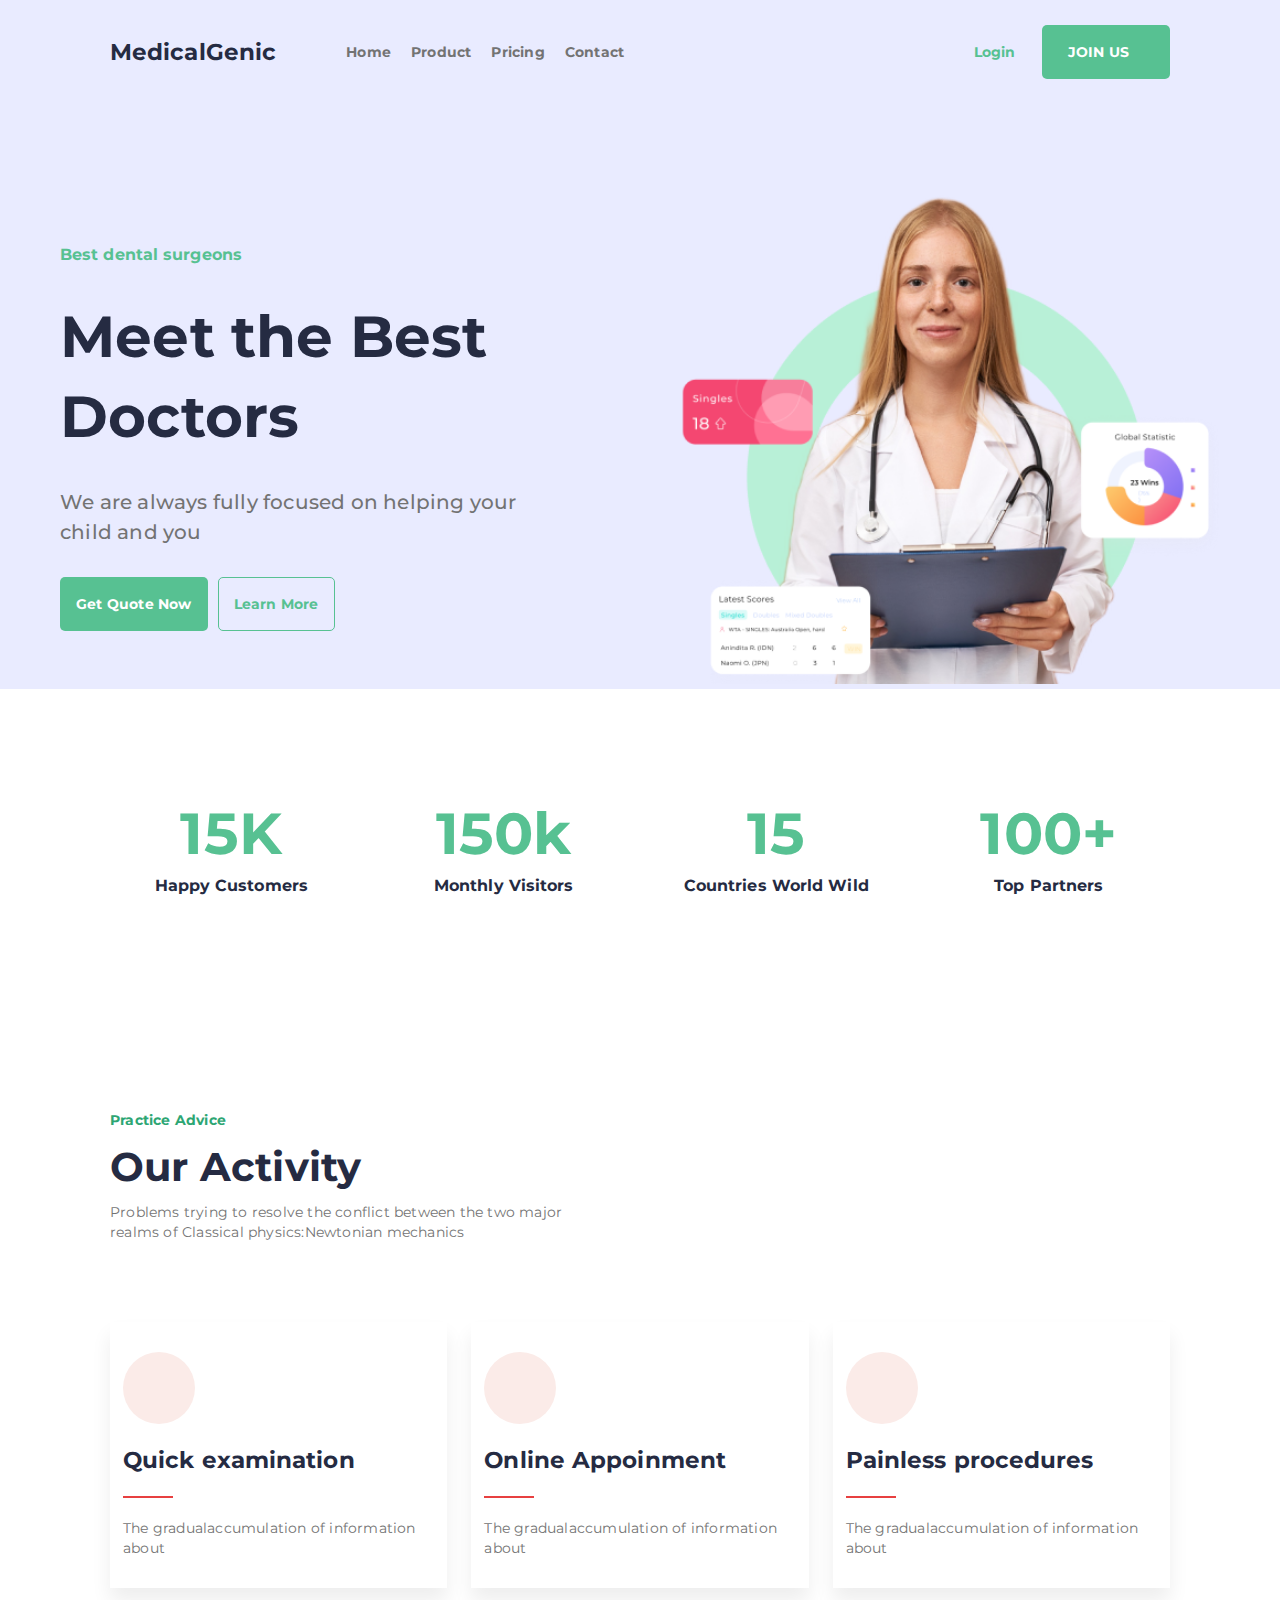
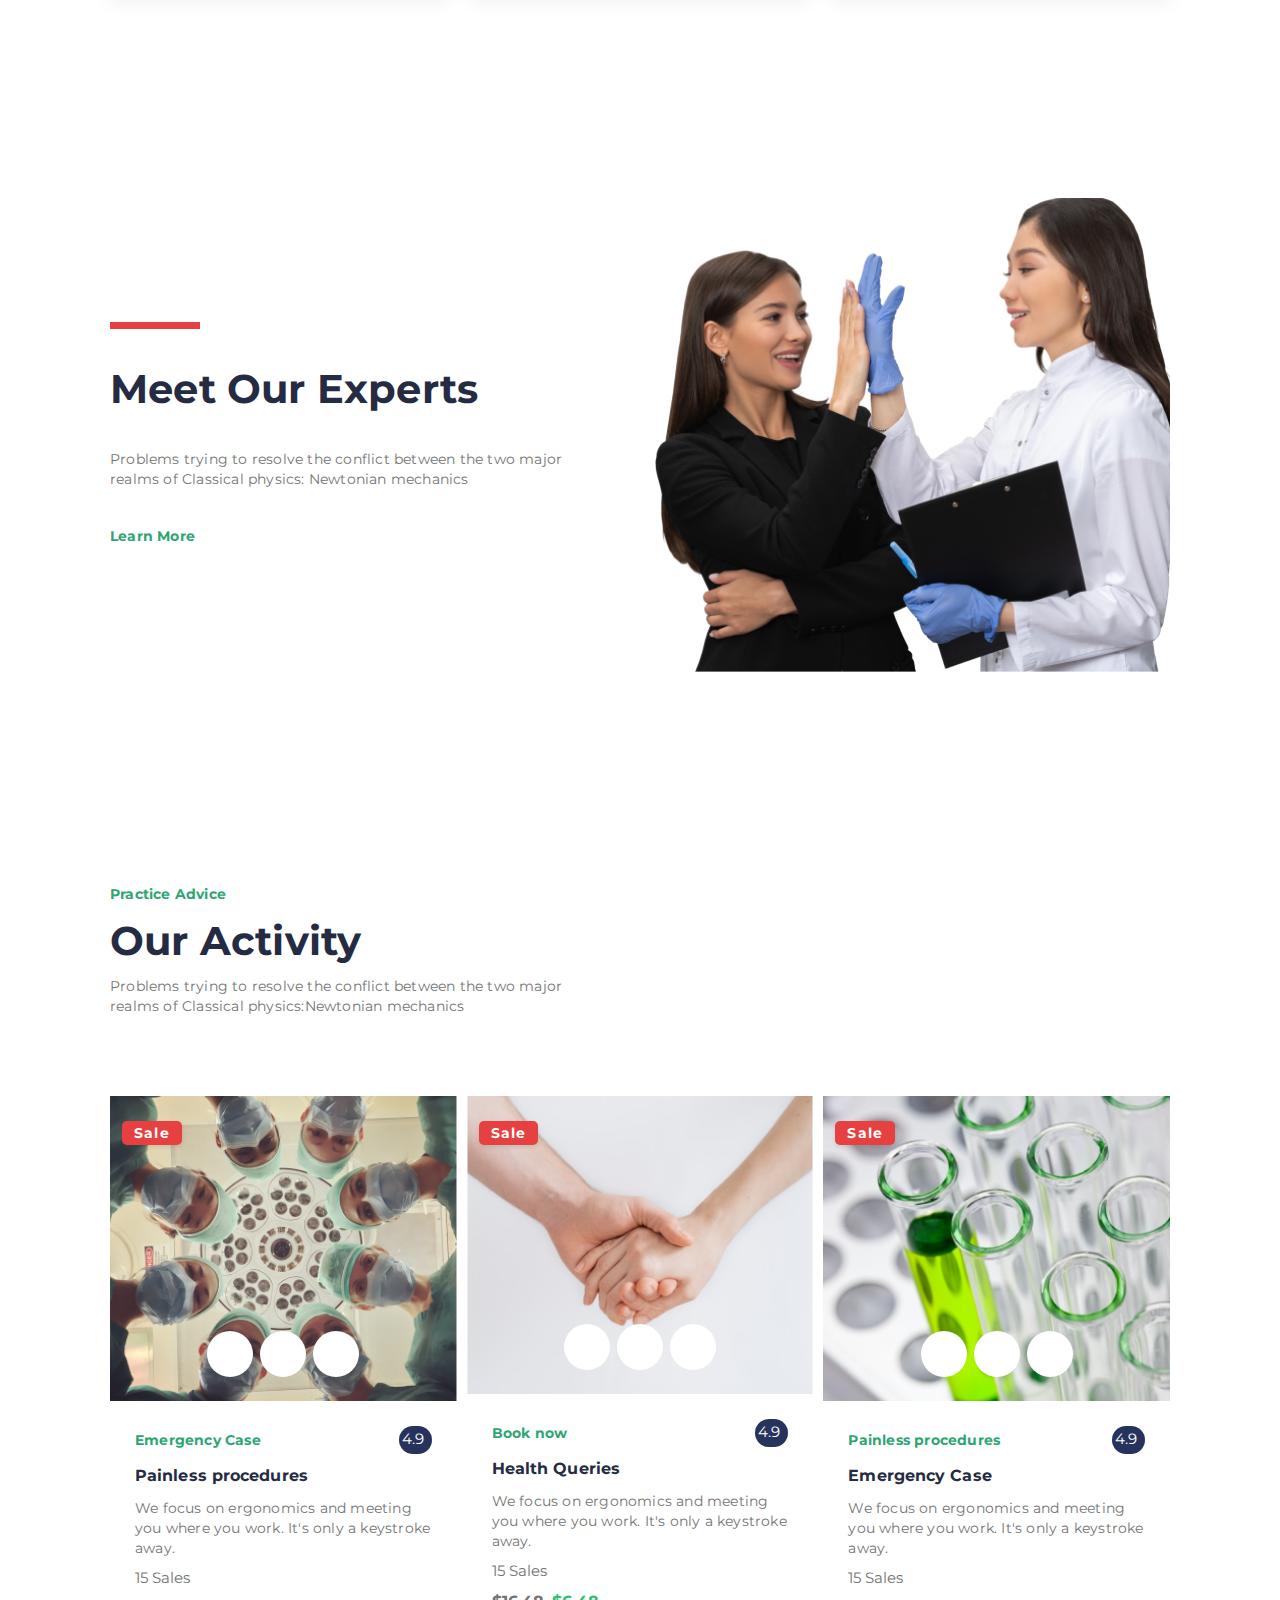
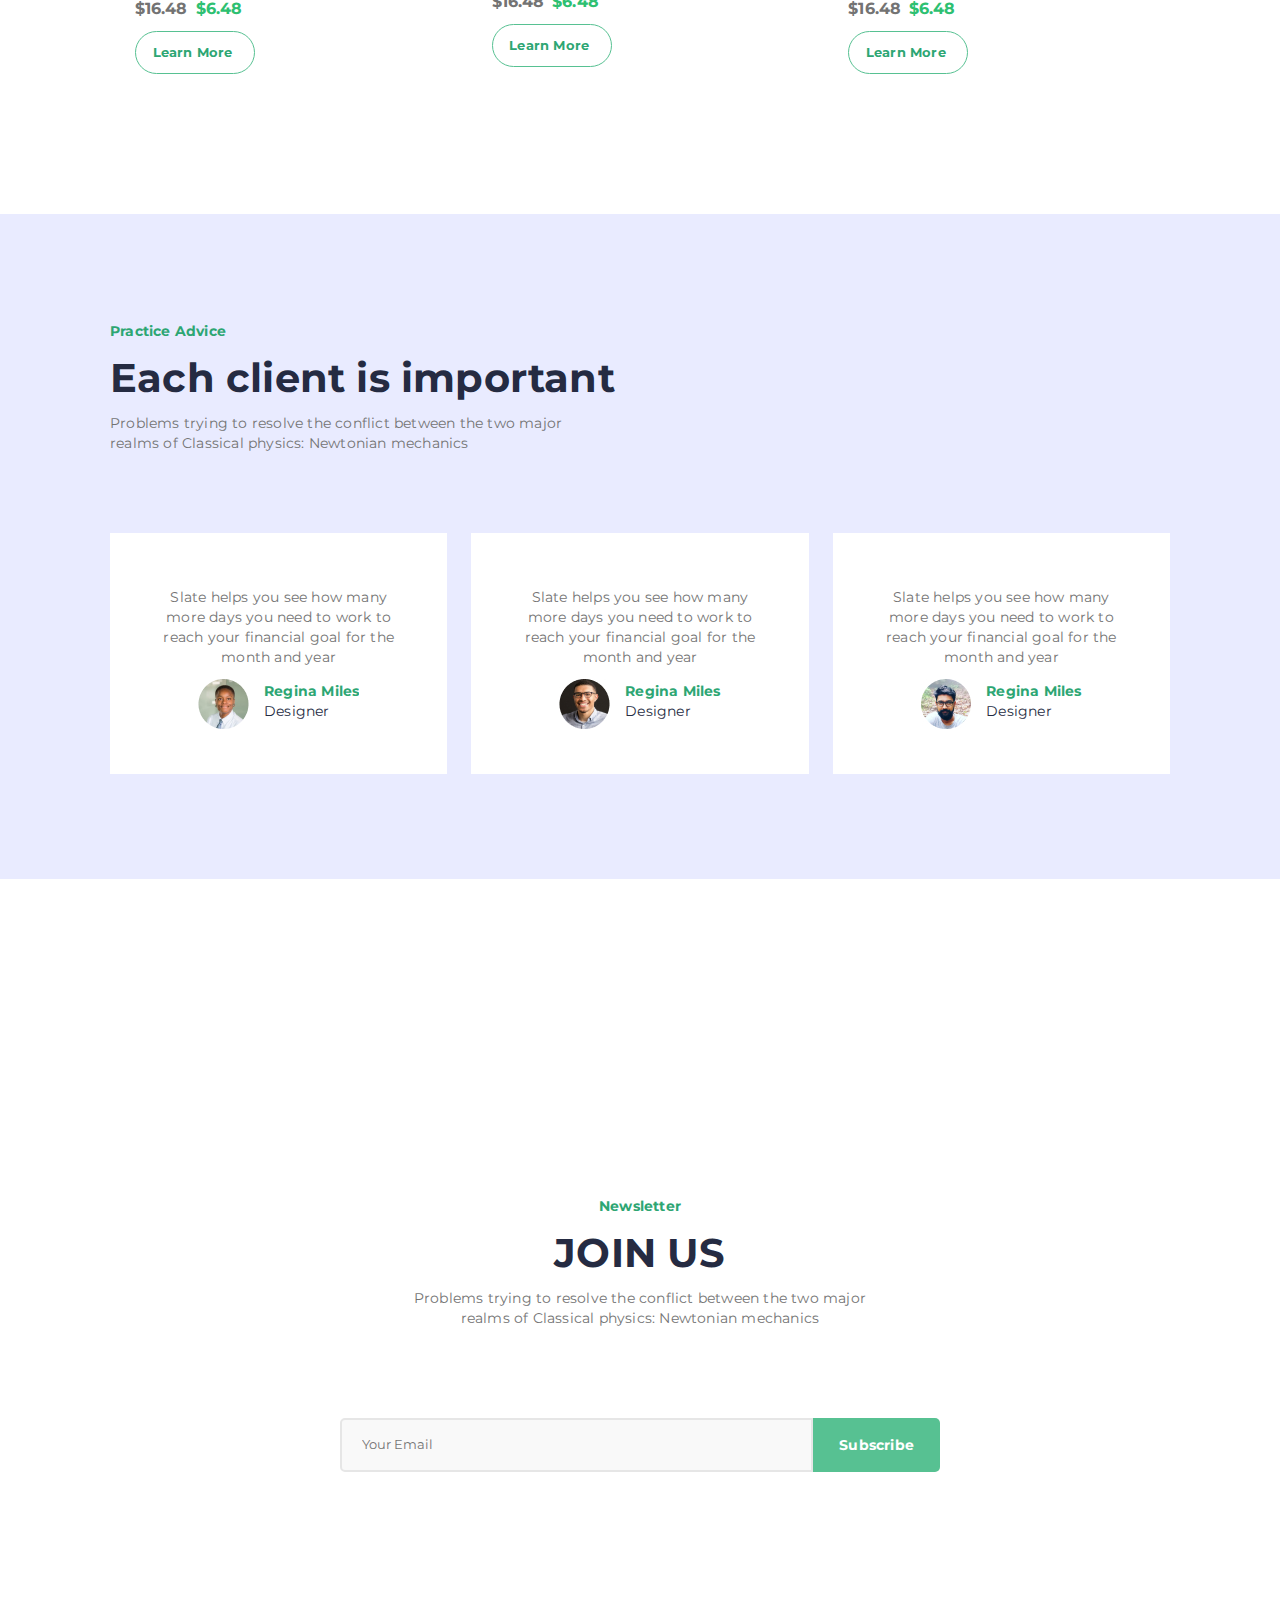
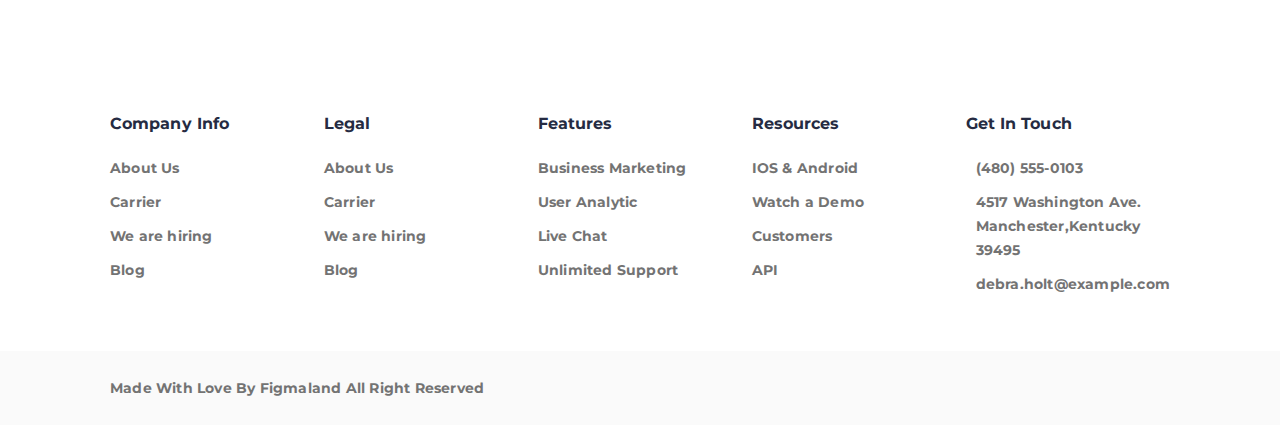
<file: index.html>
<!DOCTYPE html>
<html lang="en">

<head>
  <link rel="stylesheet" href="https://cdnjs.cloudflare.com/ajax/libs/font-awesome/6.4.2/css/all.min.css"
    integrity="sha512-z3gLpd7yknf1YoNbCzqRKc4qyor8gaKU1qmn+CShxbuBusANI9QpRohGBreCFkKxLhei6S9CQXFEbbKuqLg0DA=="
    crossorigin="anonymous" referrerpolicy="no-referrer" />
  <link rel="preconnect" href="https://fonts.googleapis.com">
  <link rel="preconnect" href="https://fonts.gstatic.com" crossorigin>
  <meta charset="UTF-8">
  <meta name="viewport" content="width=device-width, initial-scale=1.0">
  <title>project</title>
  <link rel="stylesheet" href="style.css">
 

</head>


 
<body>
  <header class="header">
      <div class="container">
          <div class="head">
              <div class="brand">
                  <div class="nav-bar">
                  <h3 class="brand-head">MedicalGenic </h3>
              </div>
                   <input style="display: none;" type="checkbox" id="checking">
                   <label class="check-icons" for="checking"> <i  class="fa-solid fa-bars check-bar"></i>
                   </label>
                  
                   <ul class="nav">
                      <div class="inside-btn">
                          <button class="btn">Login</button>
                          <button class="btn filled">
                              <span>JOIN US</span>
                              <i class="fa-solid fa-arrow-right"></i>
                          </button>  
                      </div>
                 
                      <li><a href="#">Home</a></li>
                      <li class="drop-down dropin" ><a href="#">Product </a>
                          <input  type="checkbox" id="check">
                          <label class="check-icon" for="check">
                          <i class="fa-solid fa-caret-down"></i>
                      </label>
                              <ul class="dropdown-content">
                                  <li><a href="#">Company Info</a></li>
                                  <li><a href="#">About Us</a></li>
                                  <li><a href="#">Carrier</a></li>
                              </ul>

                      </li>
                      <li class=" drop-down dropin "><a href="#">Pricing </a>
                          <input  type="checkbox" id="checked">
                          <label class="check-icon" for="checked">
                          <i class="fa-solid fa-caret-down"></i>
                          </label>
                      
                      <ul class="dropdown-content A">
                          <li><a href="#">Legal</a></li>
                          <li><a href="#">About Us</a></li>
                          <li><a href="#">Carrier</a></li>
                          <li><a href="#">We are hiring</a></li>
                          <li><a href="#">Blog</a></li>
                          <li><a href="#">IOS & Android</a></li>
                          <li><a href="#">Watch a Demo</a></li>
                          <li><a href="#">Customers</a></li>

                      </ul>
                  </li>

                      <li><a href="#">Contact</a></li>
                  </ul>
                  </div>

                  <!-- </nav> -->
                  <!-- </div> -->

              <!-- </div> -->
              <div class="header-btn">
                  <button class="btn ">Login</button>
                  <button class="btn filled">
                      <span>JOIN US</span>
                      <i class="fa-solid fa-arrow-right"></i>
                  </button>
              </div>
          </div>
      </div>
  </header>



  <!-- banner section -->
    <!-- banner section -->
    <section class="headers">
      <div class="main-container">
        <div class=" banner-main">
          <div class="banner-section">
            <h5>Best dental surgeons</h5>
            <h1>Meet the Best Doctors</h1>
            <h4>We are always fully focused on helping your
              child and you </h4>
            <div class="bottom_btn">
              <button class="btn filled banner-btn">Get Quote Now</button>
              <button class="btn banner-btn Btn ">Learn More </button>
            </div>
  
          </div>
          <div class=" imagcontainer">
            <img src="Asset/none.png">
          </div>
  
        </div>
      </div>
    </section>
     <!-- status -->
     <section class="frame status">
      <div class="container">
        <div class="subframe">
          <div class="coloum">
            <h1>15K </h1>
            <h5>Happy Customers</h5>
          </div>
          <div class="coloum">
            <h1>150k </h1>
            <h5>Monthly Visitors</h5>
          </div>
          <div class="coloum">
            <h1>15</h1>
            <h5>Countries World Wild</h5>
          </div>
          <div class="coloum">
            <h1>100+</h1>
            <h5>Top Partners</h5>
          </div>
        </div>
      </div>
    </section>
     <!-- main layout-->
     <section class="frame">
      <div class="container">
        <div class="main_heading">
          <h6>Practice Advice</h6>
          <h2>Our Activity</h2>
          <p>Problems trying to resolve the
            conflict between the two major realms
            of Classical physics:Newtonian mechanics </p>
        </div>
        <div class="cardgroup">
          <div class="card_block">
            <div class="banner_card">
              <div class="banner_card_btn">
                <i class="fa-solid fa-heart-pulse"></i>
              </div>
              <h3>Quick examination</h3>
              <div class="card_line"></div>
              <p>The gradualaccumulation of
                information about </p>
            </div>
          </div>
          <!-- second card -->
  
          <div class="card_block">
            <div class="banner_card">
              <button class="banner_card_btn">
                <i class="fa-solid fa-stethoscope"></i>
              </button>
              <h3>Online Appoinment</h3>
              <div class="card_line"></div>
              <p>The gradualaccumulation of
                information about </p>
            </div>
          </div>
  
          <!-- third card -->
          <div class="card_block center">
            <div class="banner_card">
              <button class="banner_card_btn">
                <i class="fa-solid fa-clipboard-list"></i>
              </button>
              <h3>Painless procedures</h3>
              <div class="card_line"></div>
              <p>The gradualaccumulation of
                information about </p>
            </div>
          </div>
        </div>
      </div>
    </section>
    
    <!-- frame section -->
    <section class="frame frame_section">
      <div class="container">
        <div class="section">
          <div class="sub_frame">
            <div class="thickcard_line"></div>
            <h2>Meet Our Experts</h2>
            <p>Problems trying to resolve the
              conflict between the two major realms
              of Classical physics:
              Newtonian mechanics </p>
            <a href="#">Learn More<i class="fa-solid fa-angle-right"></i>
              </a>
          </div>
          <div  class=" imagcontainer">
            <img   src="Asset/technology 1.png">
          </div>
        </div>
      </div>
  
      </div>
    </section>
    <!-- second layout -->
    <!-- main layout-->
    <section class="frame secondlayout">
      <div class="container">
        <div class="main_heading">
          <h6>Practice Advice</h6>
          <h2>Our Activity</h2>
          <p>Problems trying to resolve the
            conflict between the two major realms
            of Classical physics:Newtonian mechanics </p>
        </div>
        <!-- cardsecond_section -->
        <div class="cardgroups">
  
          <div class="product_main">
            <!-- <div class="products-side"> -->
            <div class="column_item">
              <div class="item imagcontainer">
                <img src="Asset/product-cover-124 sec-.png">
                <div class="sales">
                  <button class="sale_btn">Sale</button>
                </div>
                <div class="icon">
                  <button class="heart"><i class="fa-regular fa-heart"></i>
                  </button>
                  <button class="cartshopping"><i class="fa-solid fa-cart-shopping"></i>
                  </button>
                  <button class="eye"><i class="fa-solid fa-eye"></i>
                  </button>
                </div>
              </div>
            </div>
  
            <!-- </div> -->
            <!-- centercard -->
            <div class="item-content">
              <!-- <div class="detailes"> -->
              <div class=" main-detailes">
                <h6>Emergency Case</h6>
                <span class="star">
                  <i class="fa-solid fa-star"></i>
                  <span>4.9</span>
                </span>
              </div>
  
              <h5>Painless procedures</h5>
              <p>We focus on ergonomics and meeting
                you where you work. It's only a
                keystroke away.</p>
              <div class="dow_btn"><span class="fa-solid fa-arrow-down"></span>
                <!-- <div class="text2"> -->
                <span>15 Sales</span>
                <!-- </div> -->
              </div>
              <div class="price">
                <h5>$16.48<span>$6.48</span></h5>
              </div>
              <button class="item_btn">
                <div>Learn More<i class="fa-solid fa-chevron-right"></i>
                </div>
              </button>
              <!-- </div> -->
            </div>
          </div>
          <!-- 2 card -->
          <div class="product_main">
            <!-- <div class="products-side"> -->
            <div class="column_item">
              <div class="item imagcontainer">
                <img src="Asset/product-cover-125 sec-.png">
                <div class="sales">
                  <button class="sale_btn">Sale</button>
                </div>
                <div class="icon">
                  <button class="heart"><i class="fa-regular fa-heart"></i>
                  </button>
                  <button class="cartshopping"><i class="fa-solid fa-cart-shopping"></i>
                  </button>
                  <button class="eye"><i class="fa-solid fa-eye"></i>
                  </button>
                </div>
              </div>
              <!-- </div> -->
  
            </div>
            <!-- centercard -->
            <div class="item-content">
              <!-- <div class="detailes"> -->
              <div class=" main-detailes">
                <h6>Book now</h6>
                <span class="star">
                  <i class="fa-solid fa-star"></i>
                  <span>4.9</span>
                </span>
              </div>
  
              <h5>Health Queries</h5>
              <p>We focus on ergonomics and meeting
                you where you work. It's only a
                keystroke away.</p>
              <div class="dow_btn"><span class="fa-solid fa-arrow-down"></span>
                <!-- <div class="text2"> -->
                <span>15 Sales</span>
                <!-- </div> -->
              </div>
              <div class="price">
                <h5>$16.48<span>$6.48</span></h5>
              </div>
              <button class="item_btn">
                <div>Learn More<i class="fa-solid fa-chevron-right"></i>
                </div>
              </button>
              <!-- </div> -->
            </div>
          </div>
          <!-- 3rd card -->
          <div class="product_main ">
            <!-- <div class="products-side"> -->
            <div class="column_item">
              <div class="item imagcontainer">
                <img src="Asset/product-cover-126 sec-.png">
                <div class="sales">
                  <button class="sale_btn">Sale</button>
                </div>
                <div class="icon">
                  <button class="heart"><i class="fa-regular fa-heart"></i>
                  </button>
                  <button class="cartshopping"><i class="fa-solid fa-cart-shopping"></i>
                  </button>
                  <button class="eye"><i class="fa-solid fa-eye"></i>
                  </button>
                </div>
              </div>
            </div>
  
            <!-- </div> -->
            <!-- centercard -->
            <div class="item-content">
              <!-- <div class="detailes"> -->
              <div class=" main-detailes">
                <h6>Painless procedures</h6>
                <div class="star">
                  <i class="fa-solid fa-star"></i>
                  <span>4.9</span>
                </div>
              </div>
  
              <h5>Emergency Case</h5>
              <p>We focus on ergonomics and meeting
                you where you work. It's only a
                keystroke away.</p>
              <div class="dow_btn"><span class="fa-solid fa-arrow-down"></span>
                <!-- <div class="text2"> -->
                <span>15 Sales</span>
                <!-- </div> -->
              </div>
              <div class="price">
                <h5>$16.48<span>$6.48</span></h5>
              </div>
              <button class="item_btn">
                <div>Learn More<i class="fa-solid fa-chevron-right"></i>
                </div>
              </button>
              <!-- </div> -->
            </div>
          </div>
        </div>
  
      </div>
    </section>
  
  
    <!--RATING SECTION  -->
    <section class="frame final_layout">
      <div class="container">
        <div class="main_heading">
          <h6>Practice Advice</h6>
          <h2>Each client is important</h2>
          <p>Problems trying to resolve the
            conflict between the two major realms
            of Classical physics: Newtonian mechanics </p>
        </div>
        <!-- rating card1 -->
        <div class="cardgroup">
          <div class="card_content">
            <div class="card">
              <div class="stars">
                <i class="fa-solid fa-star"></i>
                <i class="fa-solid fa-star"></i>
                <i class="fa-solid fa-star"></i>
                <i class="fa-solid fa-star"></i>
                <i class="fa-regular fa-star"></i>
              </div>
              <p>Slate helps you see
                how many more days
                you need to work to
                reach your financial
                goal for the month
                and year</p>
            </div>
            <div class="dp">
              <img src="Asset/testimonial-user-cover-167.png">
              <div class="dp_txt">
                <a href="#">
                  <span>Regina Miles</span></a>
                <h6>Designer</h6>
              </div>
  
            </div>
          </div>
          <!-- card2 -->
          <div class="card_content">
            <div class="card">
              <div class="stars">
                <i class="fa-solid fa-star"></i>
                <i class="fa-solid fa-star"></i>
                <i class="fa-solid fa-star"></i>
                <i class="fa-solid fa-star"></i>
                <i class="fa-regular fa-star"></i>
              </div>
              <p>Slate helps you see
                how many more days
                you need to work to
                reach your financial
                goal for the month
                and year</p>
            </div>
            <div class="dp">
              <img src="Asset/testimonial-user-cover-169.jpg">
              <div class="dp_txt">
                <a href="#">
                  <span>Regina Miles</span></a>
                <h6>Designer</h6>
              </div>
  
            </div>
          </div>
          <!-- card3 -->
          <div class="card_content center">
            <div class="card">
              <div class="stars">
                <i class="fa-solid fa-star"></i>
                <i class="fa-solid fa-star"></i>
                <i class="fa-solid fa-star"></i>
                <i class="fa-solid fa-star"></i>
                <i class="fa-regular fa-star"></i>
              </div>
              <p>Slate helps you see
                how many more days
                you need to work to
                reach your financial
                goal for the month
                and year</p>
            </div>
            <div class="dp">
              <img src="Asset/testimonial-user-cover-124.jpg">
              <div class="dp_txt">
                <a href="#">
                  <span>Regina Miles</span></a>
                <h6>Designer</h6>
              </div>
  
            </div>
          </div>
  
        </div>
      </div>
    </section>
    <!--companies  -->
    <section class="frame">
      <div class="container">
        <div class="subframe second">
          <div class="companies">
            <i class="fa-brands fa-hooli"></i>
          </div>
          <div class="companies">
            <i class="fa-brands fa-lyft"></i>
          </div>
          <div class="companies">
            <i class="fa-brands fa-pied-piper-hat"></i>
          </div>
          <div class="companies">
            <i class="fa-brands fa-stripe"></i>
          </div>
          <div class="companies">
            <i class="fa-brands fa-aws"></i>
          </div>
          <div class="companies">
            <i class="fa-brands fa-reddit-alien"></i>
          </div>
        </div>
      </div>
    </section>
    <!--FINAL LAYOUT  -->
    <section class="frame frame_section">
      <div class="container">
        <div class="final">
          <div class="main_heading ">
            <!-- <div class="subframe"> -->
            <h6> Newsletter</h6>
            <h2>JOIN US</h2>
            <p>Problems trying to resolve the conflict between
              the two major realms of Classical physics: Newtonian
              mechanics </p>
          </div>
  
          <!-- form section -->
          <div class="inputsection">
            <!-- <div class=" input_form"> -->
            <form>
              <input type="email" placeholder="Your Email">
              <button class="btn filled searchbar"><span>Subscribe</span>
              </button>
            </form>
          </div>
        </div>
  
  
  
      </div>
    </section>
    <!--footer section  -->
    <footer class="footer ">
      <div class="footer-bar">
        <div class="container">
          <div class="layout">
  
            <div class="footer-section">
              <div class="information">
                <h5>Company Info</h5>
              </div>
              <div class="small_info">
                <ul>
                  <li><a href="#" class="footer-text">About Us</a></li>
                  <li><a href="#" class="footer-text">Carrier</a></li>
                  <li><a href="#" class="footer-text">We are hiring</a></li>
                  <li><a href="#" class="footer-text">Blog</a></li>
                </ul>
              </div>
  
            </div>
  
            <!-- legal -->
            <div class="footer-section">
              <div class="information">
                <h5>Legal</h5>
              </div>
              <div class="small_info">
                <ul>
                  <li><a href="#" class="footer-text">About Us</a></li>
                  <li><a href="#" class="footer-text">Carrier</a></li>
                  <li><a href="#" class="footer-text">We are hiring</a></li>
                  <li><a href="#" class="footer-text">Blog</a></li>
                </ul>
              </div>
  
            </div>
            <!-- Features -->
            <div class="footer-section">
              <div class="information">
                <h5>Features</h5>
              </div>
              <div class="small_info">
                <ul>
                  <li><a href="#" class="footer-text">Business Marketing</a></li>
                  <li><a href="#" class="footer-text">User Analytic</a></li>
                  <li><a href="#" class="footer-text">Live Chat</a></li>
                  <li><a href="#" class="footer-text">Unlimited Support</a></li>
                </ul>
              </div>
  
            </div>
            <!-- Resources -->
            <div class="footer-section ">
              <div class="information">
                <h5> Resources</h5>
              </div>
              <div class="small_info">
                <ul>
                  <li><a href="#" class="footer-text">IOS & Android</a></li>
                  <li><a href="#" class="footer-text">Watch a Demo</a></li>
                  <li><a href="#" class="footer-text">Customers</a></li>
                  <li><a href="#" class="footer-text">API</a></li>
                </ul>
              </div>
  
            </div>
            <!-- Get In Touch -->
            <div class="footer-section center ">
              <div class="information">
                <h5> Get In Touch</h5>
              </div>
              <div class="small_info ">
                <ul>
                  <li><a href="#" class="footer_text"><i class="fa-solid fa-phone"></i>
                      <h6>(480) 555-0103</h6>
                    </a></li>
                  <li><a href="#" class="footer_text"><i class="fa-solid fa-location-dot"></i>
                      <h6>4517 Washington Ave. Manchester,Kentucky 39495
                      </h6>
                    </a></li>
                  <li><a href="#" class="footer_text"><i class="fa-solid fa-envelope"></i>
                      <h6>debra.holt@example.com</h6>
                    </a></li>
                </ul>
              </div>
  
            </div>
          </div>
  
        </div>
      </div>
  
  
      <!-- <!-- COPYRIGHT SECTION -->
      <div class="copyright">
        <div class="container">
          <div class="copyright-section">
            <span class="copyright_text">Made With Love By Figmaland All Right Reserved </span>
            <div class="social-media-icons">
              <ul>
                <li><a href="#"><i class="fa-brands fa-facebook"></i></a></li>
                <li><a href="#"><i class="fa-brands fa-instagram"></i></a></li>
                <li><a href="#"><i class="fa-brands fa-twitter"></i></a></li>
              </ul>
            </div>
          </div>
        </div>
      </div>
    </footer>
  </body>
  
  </html>
</file>
<file: style.css>
@import url('https://fonts.googleapis.com/css2?family=Montserrat:ital,wght@0,400;0,500;0,600;0,700;0,900;1,500&display=swap');

* {
  margin: 0;
  padding: 0;
  box-sizing: border-box;
  font-family: 'Montserrat', sans-serif;
}



.container {
  max-width: 1100px;
  margin: 0 auto;
  padding: 5px 20px 5px 20px;
}

.header {
  background-color: #E9EBFF;
  padding-top: 10px;
  padding-bottom: 10px;
  position: sticky;
  top: 0;
  z-index: 1;
  /* height: 70px; */
}

li {
  list-style: none;
}

.btn.filed:hover {

  background-color: #6a9b07;
  color: var(--light-background);
}

.btn:hover {
  scale: 1.05;
  color: #6a9b07;
}

.headers {
  background-color: #E9EBFF;
}

.head {
  display: flex;
  padding: 10px 0;
  align-items: center;
}

.brand {
  display: flex;
  gap: 50px;
  flex: 1;
  align-items: center;
}

h3 {
  color: var(--text-color, #252B42);
  font-size: 23px;
  font-style: normal;
  font-weight: 700;
  line-height: 32px;
  letter-spacing: 0.1px;
}


.header-btn {
  display: flex;
}

.nav>li {
  padding: 10px;
}

.nav li a {
  text-decoration: none;
  color: #737373;
  color: var(--second-text-color, #737373);
  text-align: center;
  font-family: Montserrat;
  font-size: 14px;
  font-style: normal;
  font-weight: 700;
  line-height: 24px;
  /* padding: 10px; */

  letter-spacing: 0.2px;
}

.btn {
  color: #57C192;
  font-size: 14px;
  font-weight: 700;
  line-height: 22px;
  letter-spacing: 0.20px;
  border-radius: 5px;
  border: 1px solid transparent;
  /* padding: 15px 19px; */
  padding: 15px 25px;
  background-color: transparent;
  cursor: pointer;
}

.filled {
  color: #FFFFFF;
  background-color: #57C192;
  display: flex;
  justify-content: center;
  align-items: center;
  gap: 15px;
}

.check-icon i {
  font-size: 16px;
  color: #737373;

  visibility: visible;
}

/*  dropdown section*/


.dropdown-content {
  position: absolute;
  height: 0;
  background: #fff;
  border-radius: 8px;
  /* transition: all ease 700ms; */
  /* padding: 8px; */
  visibility: hidden;
}


.dropdown-content li {
  padding: 10px;
  white-space: nowrap;
  /* transition: all ease 470ms; */
}


.drop-down input {
  opacity: 0;
  width: 100%;
  position: absolute;
  left: 0;



}

/* media query */

/* .drop-down{
    transition: all ease 500ms;
     
    }  */
/* .dropdown-content  {
        transition: all ease 400ms;
    }  */

.drop-down {
  position: relative;
}

/* bannersection */
.main-container {
  max-width: 1200px;
  margin: 0 auto;
  padding: 5px 20px 5px 20px;
}

.banner {
  background-color: #E9EBFF;

}

.banner-main {
  display: flex;
  padding-top: 80px;
  gap: 30px;
}

.bottom_btn {
  display: flex;
  gap: 10px;
}

h5 {
  color: #57C192;
  font-size: 16px;
  font-weight: 700;
  line-height: 24px;
  letter-spacing: 0.10px;
}

h1 {
  color: var(--text-color, #252B42);
  font-size: 58px;
  font-style: normal;
  font-weight: 700;
  line-height: 80px;
  letter-spacing: 0.2px;
  gap: 30px;
}

h4 {
  color: var(--second-text-color, #737373);
  font-size: 20px;
  font-style: normal;
  font-weight: 500;
  line-height: 30px;
  letter-spacing: 0.2px;
  max-width: 460px;
}

.banner-section {
  display: flex;
  gap: 30px;
  flex-direction: column;
  flex: 1;
  justify-content: center;


}

.banner-btn {
  border-radius: 5px;
  padding: 15px 40px;
  flex-direction: column;
  align-items: center;

}

.bottum_btn {
  display: flex;
  gap: 20px;

}

.Btn {
  border: 1px solid var(--primary-color, #57C192);
}

.imagcontainer {
  flex: 1;
  display: flex;
  flex: 1;
  justify-content: center;
}

img {
  width: 100%;
  object-fit: cover;
  /* height: 450px; */
}



.frame {
  padding-top: 100px;
  padding-bottom: 100px;
}

.status {
  background-color: #FFFFFF;
}

.subframe {

  gap: 30px;
  display: grid;
  grid-template-columns: repeat(4, 1fr);
  text-align: center;
}


.coloum h1 {
  color: var(--primary-color, #57C192);
  /* text-align: center; */
  font-family: Montserrat;
  font-size: 58px;
  font-style: normal;
  font-weight: 700;
  line-height: 80px;
  letter-spacing: 0.2px;
}

.coloum h5 {
  color: var(--text-color, #252B42);
  font-size: 16px;
  font-style: normal;
  font-weight: 700;
  line-height: 24px;
  letter-spacing: 0.1px;
}

h6 {
  color: var(--primary-text-color, #2DA673);
  font-size: 14px;
  font-style: normal;
  font-weight: 700;
  line-height: 24px;
  letter-spacing: 0.2px;
}

h2 {
  color: var(--text-color, #252B42);
  font-size: 40px;
  font-style: normal;
  font-weight: 700;
  line-height: 50px;
  letter-spacing: 0.2px;
}

p {
  color: var(--second-text-color, #737373);
  font-size: 14px;
  font-style: normal;
  font-weight: 400;
  line-height: 20px;
  letter-spacing: 0.2px;
  max-width: 468px;
}

.main_heading {
  display: flex;
  flex-direction: column;
  gap: 10px;
}

/* card section*/
.cardgroup {
  padding-top: 80px;
  /* padding-bottom:160px; */
  display: grid;
  gap: 30px;
  grid-template-columns: 1fr 1fr 1fr;
}

.card_block {
  display: flex;
  padding: 35px 40px;
  flex-direction: column;
  /* align-items: flex-start; */
  gap: 20px;
  box-shadow: 0px 13px 19px rgba(0, 0, 0, 0.07);
  background: var(--light-background-color, #FFF);

}



.banner_card {
  display: flex;
  flex-direction: column;
  gap: 20px;
}

.banner_card h5 {
  color: var(--text-color, #252B42);
  font-family: Montserrat;
  font-size: 16px;
  font-style: normal;
  font-weight: 700;
  line-height: 24px;
  letter-spacing: 0.1px;

}

.card-block {
  display: flex;
}

.banner_card_btn {
  display: flex;
  width: 72px;
  height: 72px;
  padding: 20px;
  justify-content: center;
  align-items: center;
  border-radius: 50%;
  background-color: #FBEBE8;
  border: none;

}

.banner_card_btn i {
  color: #E74040;
  font-size: 30px;
}

.card_line {
  background-color: #E74040;
  width: 50px;
  height: 2px;
}

/* framesection */
.frame_section {
  background-color: #FFFFFFBF;

}

.thickcard_line {
  background-color: #E74040;
  width: 90px;
  height: 7px;

}

.sub_frame a {
  color: #2DA673;
  font-size: 14px;
  font-weight: 700;
  line-height: 24px;
  letter-spacing: 0.20px;
  text-decoration: none;
  display: flex;
  align-items: center;
  gap: 10px;
}


/* .imgframe{
  
     flex:1;  */

.sub_frame {
  display: flex;
  gap: 35px;
  flex-direction: column;
  flex: 1;
  justify-content: center;
}

.section {

  display: flex;

  gap: 30px;
}

.secondlayout {
  text-overflow: ellipsis;
  overflow: hidden;

}

.sales {
  position: absolute;
  top: 25px;
  left: 12px;
}

.cardgroups {
  padding-top: 80px;
  /* padding-bottom:160px; */
  display: grid;
  gap: 10px;
  grid-template-columns: 1fr 1fr 1fr;
}



.item {
  position: relative;
  height: 100%;
  object-fit: cover;
}

.sale_btn {
  color: #FFF;
  text-align: center;
  font-size: 14px;
  font-style: normal;
  font-weight: 700;
  line-height: 24px;
  letter-spacing: 1.2px;
  border-radius: 5px;
  padding: 0px 12px;
  border: none;
  background: #E74040;
  box-shadow: 0px 2px 4px 0px rgba(0, 0, 0, 0.10);
}

.icon {
  position: absolute;
  width: 100%;
  text-align: center;
  bottom: 24px;
  display: flex;
  justify-content: center;
  gap: 7px;
}

.icon button {
  border-radius: 200px;
  padding: 23px 23px 23px 23px;
  position: relative;
  border: none;
  background: #FFF;
  /* display: inline-block; */
}


.icon i {
  top: 15px;
  left: 14px;
  position: absolute;
  color: var(--text-color, #252B42);
  ;
  font-size: 17px;
}

.product_main {
  /* background-color: #fff; */
  overflow: hidden;
  text-overflow: ellipsis;

  width: 100%;
}

.products-side {
  display: flex;
  flex-direction: column;
  align-items: center;
}

.detailes {
  padding: 25px;
}

.detailes {
  color: #2DA673;
  font-size: 14px;
  font-style: normal;
  font-weight: 700;
  line-height: 24px;
  letter-spacing: 0.2px;
}

.main-detailes {
  display: flex;
  gap: 10px;
  align-items: center;
  /* justify-content: center;
  white-space: nowrap;  */
  justify-content: space-between;

}

.main-detailes h6 {
  font-size: 14px;
  line-height: 24px;
  letter-spacing: 0.2px;
  flex: 1;
  text-overflow: ellipsis;
  max-width: 80%;
  overflow: hidden;
}



.star {
  border: none;
  border-radius: 20px;
  background: var(--dark-background-color, #26335D);
  padding: 3px 8px 6px 3px;
}

.star i {
  font-size: 15px;
  color: #FFCE31;
}

.star span {
  color: #ffffff;
  font-size: 15px;
}


/* h5 */
.detailes h5 {
  color: var(--text-color, #252B42);
  font-size: 16px;
  font-style: normal;
  font-weight: 700;
  line-height: 24px;
  letter-spacing: 0.1px;
}

.dow_btn {
  border: none;
  font-size: 10px;
  background-color: #fff;
}

.dow_btn span {
  color: #737373;
  font-size: 15px;
}

.text2 h6 {
  color: #737373;
  font-size: 13px;
  font-style: normal;
  font-weight: 700;
  line-height: 25px;
  letter-spacing: 0.20px;
  margin-left: 20px;
}

.price h5 {
  color: #737373;
}

.price {
  font-style: normal;
  font-weight: 700;
  line-height: 24px;
  letter-spacing: 0.1px;
  font-size: 14px;
}

.price span {
  color: #2DC071;
  text-align: center;
  padding-left: 8px;
}

.item_btn {
  padding: 11px 11px;
  color: #2DA673;
  font-style: normal;
  font-weight: 700;
  line-height: 19px;
  letter-spacing: 0.2px;
  border-radius: 100px;
  border: 1px solid #57C192;
  background-color: white;
  cursor: pointer;
  max-width: 120px;
}

.item_btn i {
  margin-left: 5px;
  font-size: 14px;
}

.detailes p {
  color: #737373;
  font-size: 14px;
  font-style: normal;
  font-weight: 400;
  line-height: 20px;
  letter-spacing: 0.20px;
}

.item-content {
  display: flex;
  padding: 25px 25px 35px 25px;
  flex-direction: column;
  gap: 10px;
  justify-content: space-between;

}

.item-content h5 {
  color: var(--text-color, #252B42);
  font-size: 16px;
  overflow: hidden;
  text-overflow: ellipsis;


}

.price h5 {
  color: #737373;
}

/* ratingcard*/
.card_content {
  background: #fff;
  display: flex;
  padding: 44px 44px;
  flex-direction: column;
  align-items: center;
  overflow: hidden;
  text-overflow: ellipsis;
  gap: 12px;
}

/* .card_content:hover {
  transform: translate3D(0,-1px,0) scale(1.1); 
  transition: all .7s ease; 
  cursor: pointer;
  color: var(--primarycolor);
  border-radius:8px;
} */
.stars {
  background-color: transparent;
  border: none;
  color: #F3CD03;
}

.card {
  display: flex;
  justify-content: space-between;
  text-align: center;
  gap: 10px;
  flex-direction: column;
  /* max-width: 160px; */
}

.dp {
  display: flex;
  justify-content: space-between;
  gap: 15px;
  overflow: hidden;
  text-overflow: ellipsis;
  white-space: nowrap;
}

.dp_txt {
  display: flex;
  flex-direction: column;
  max-width: 100px;
}

.ratingcard {
  display: grid;
  gap: 30px;
  grid-template-columns: 1fr 1fr 1fr;
  padding-top: 80px;
}

.final_layout {
  background: var(--faded-secondary-color-1, #E9EBFF);
}

.dp a {
  color: #2DA673;
  font-size: 14px;
  font-weight: 700;
  line-height: 24px;
  letter-spacing: 0.20px;
  text-decoration: none;
}

.dp h6 {
  color: #252B42;
  font-size: 14px;
  font-weight: 400;
  line-height: 16px;
  letter-spacing: 0.20px;
}

.companies {
  display: flex;
  font-weight: 700;

  text-overflow: ellipsis;
  text-align: center;
  color: #737373;
  font-size: 77px;
  justify-content: center;
}

.second {
  width: 100%;
  gap: 30px;
  grid-template-columns: repeat(6, 1fr);
}

/* finallayout */
.final {
  width: 100%;
  text-align: center;
  display: flex;
  flex-direction: column;
  align-items: center;
  gap: 10px;
}

.inputsection {
  width: 100%;
  max-width: 600px;
}

input {
  width: 100%;
  border-radius: 5px 0px 0px 5px;
  border: 2px solid #E6E6E6;
  background: #F9F9F9;
  outline: none;
  padding: 16px 0px 18px 20px;
}

.searchbar {
  border-radius: 0px 5px 5px 0px;
}

form {
  text-align: center;
  margin: 0px auto;
  padding-top: 80px;
  padding-bottom: 80px;
  display: flex;
  width: 100%;
}

.information h5 {
  color: #252B42;
  font-size: 16px;
  font-weight: 700;
  line-height: 24px;
  letter-spacing: 0.10px;
}

.small_info ul {
  gap: 10px;
  list-style: none;
  display: flex;
  flex-direction: column;
  list-style: none;
}

.layout {
  display: grid;
  gap: 16px;
  /* justify-content: center; */
  grid-template-columns: 5 1fr;
  grid-template-columns: repeat(5, 1fr);
}


.footer-section {
  display: flex;
  flex-direction: column;
  gap: 20px;
}

.small_info a {
  text-decoration: none;
  color: #737373;
}

.footer_text i {
  font-size: 20px;
  color: #57C192;
  align-items: center;
  display: flex;
}

.footer-text {
  color: var(--second-text-color, #737373);
  font-size: 14px;
  font-style: normal;
  font-weight: 700;
  line-height: 24px;
  letter-spacing: 0.2px;
}

.footer_text h6 {
  color: var(--second-text-color, #737373);
  font-size: 14px;
  font-style: normal;
  font-weight: 700;
  line-height: 24px;
  letter-spacing: 0.2px;
}

/*  COPYRIGHT SECTION */
.copyright {
  width: 100%;
  background-color: #FAFAFA;
  padding-top: 20px;
  padding-bottom: 20px;

}

.copyright_text {
  text-decoration: none;
  color: #737373;
  font-size: 14px;
  font-weight: 700;
  line-height: 24px;
  letter-spacing: 0.20px;
}

.footer-bar {
  padding: 50px 0px;

}

.social-media-icons i {
  color: #57C192;
  font-size: 20px;
}

.social-media-icons ul {
  gap: 20px;
  list-style: none;
  display: flex;
  /* flex-direction: column; */
  list-style: none;

}

.copyright-section {
  display: flex;
  justify-content: space-between;
  text-align: center;
  align-items: center;
  gap: 10px;
}

.footer_text {
  display: flex;
  gap: 10px;
}





@import url('https://fonts.googleapis.com/css2?family=Montserrat:ital,wght@0,400;0,500;0,600;0,700;0,900;1,500&display=swap');



@media (min-width:829px)and (max-width:2000px) {
  .nav {
    display: flex;
  }

  .brand {
    gap: 30px;
  }

  .drop-down:hover .dropdown-content {
    transition: all ease 400ms;
    height: 140px;
    width: 160px;
    visibility: visible;
  }

  .dropdown-content li:hover {
    background-color: var(--primary-color, #88d2b1);

    border-radius: 8px;
  }

  .dropdown-content li:hover a {
    color: #fff;

  }

  .dropdown-content.A {
    overflow-y: scroll;
    height: 100px;

  }

  .dropdown-content.A::-webkit-scrollbar {
    display: none;
  }

  .dropdown-content {

    box-shadow: 0px 13px 19px 0px rgba(0, 0, 0, 0.07);
  }

  .nav>li>a:hover {
    color: var(--primary-color, #57C192);
  }

  .inside-btn {
    display: none;
  }

  .check-icons i {
    display: none;
  }

  /* bannersection */
  /* .header-btn {
        display: none;
    } */

  .banner-btn {
    padding: 15px;
  }

  .brand-head {
    flex: 1;
  }

  .section {
    display: flex;

  }


  .cardgroup {
    gap: 24px;
  }

  .card_block {
    padding: 30px 13px;

  }

}


@media (max-width:829px) {

  .dropdown-content {
    position: relative;
  }

  .dropdown-content.A {
    position: relative;
  }

  #checking:checked~.nav {
    left: 0;
  }

  .brand {
    gap: 20px;
  }

  .nav {
    position: fixed;
    top: 78px;
    flex-direction: column;
    background-color: #E9EBFF;
    left: -100%;
    width: 100%;
    height: calc(100vh - 70px);
    transition: all ease 600ms;
    overflow-y: scroll;
    overflow-x: hidden;
    text-align: center;
    padding: 30px 0;
  }

  .check-icons i {
    visibility: visible;
    font-size: 25px;
    color: #57C192;
  }

  .nav-bar {
    order: 1;
  }

  .dropdown-content.A {
    overflow-y: scroll;

  }

  .dropdown-content.A::-webkit-scrollbar {
    display: none;
  }

  .dropdown-content {

    box-shadow: 0px 13px 19px 0px rgba(0, 0, 0, 0.07);
  }

  #check:checked~.dropdown-content {
    visibility: visible;
    height: 140px;
    transition: all ease 700ms;
  }

  /* .dropdown-content{
        transition: all ease 700ms;
    } */

  .check-icon i {
    font-size: 16px;
    color: #737373;

    visibility: visible;
  }

  .drop-down input {
    opacity: 0;
    width: 100%;
    position: absolute;
    left: 0;
    /* bottom: 2px; */
    top: 19px;
  }

  #checked:checked~.dropdown-content.A {
    visibility: visible;
    height: 140px;
    transition: all ease 700ms;
  }


  .inside-btn button:last-child {
    display: none;
  }

  .inside-btn button:first-child {

    display: none;

  }

  /* bannersection */
  .header-main {
    display: none;
  }

  .banner-main img {
    display: none;
    flex-direction: column;
    text-align: center;
  }

  h5 {
    font-size: 18px;
  }

  .banner-section {
    text-align: center;
    align-items: center;
  }

  .banner-main {
    flex-direction: column;
    display: flex;
  }


  /* framesection */
  .subframe {
    grid-template-columns: repeat(2, 1fr);
    gap: 65px;
  }

  .coloum h1 {
    font-size: 66px;
  }

  .coloum h5 {
    font-size: 18px;
  }

  h6 {
    font-size: 16px;
  }

  h2 {
    font-size: 45px;
  }

  h3 {
    font-size: 22px;
  }

  p {
    font-weight: 600;
  }

  .card_block {
    padding: 30px 13px;

  }

  /* cardsection */
  .main-detailes h6 {
    font-size: 18px;
  }

  .item-content h5 {
    font-size: 17px;
  }

  .dow_btn span {
    font-size: 16px;
  }

  /* 
        .frame_section .imagcontainer { 
            display: grid;
        }  */

  .sub_frame {
    align-items: center;
    text-align: center;
  }

  .section {
    flex-direction: column;
  }

  .section img {
    width: 50%;
  }

  .main_heading {
    text-align: center;
    align-items: center;
  }

  /* cardsection */
  .cardgroup {
    grid-template-columns: repeat(2, 1fr);
  }

  .center {
    grid-column: 1/3;
  }

  .banner_card {
    text-align: center;
    align-items: center;
    font-weight: 20px;
  }

  .cardgroups {
    grid-template-columns: 1fr;
    gap: 30px;
  }

  .item-content {
    padding-top: 0px;
    gap: 10px;
  }

  .star i {
    font-size: 18px;
  }

  .star span {
    font-size: 18px;
  }

  .product_main {
    display: flex;
  }

  .layout {
    grid-template-columns: 1fr 1fr;
    gap: 70px;
  }

  .companies {
    font-size: 100px;
  }

  .coloum:hover {
    transform: translate3D(0, -1px, 0) scale(1.1);
    transition: all .7s ease;
  }

  .companies:hover {

    transform: translate3D(0, -2px, 0) scale(1.2);
    transition: all .7s ease;

  }

  /* footersection */
  .second {
    gap: 50px;
  }

  .information h5 {
    font-size: 20px;
  }

  .footer-text {
    font-size: 18px;
  }

  .footer_text h6 {
    font-size: 18px;
  }

  .copyright-section {
    flex-direction: column;
  }

  .copyright_text {
    font-size: 16px;
  }

  .small_info ul {
    gap: 25px;
  }

  .footer-bar {
    padding: 60px 0;
  }
}

@media (max-width:570px) {

  .inside-btn button:first-child {

    padding: 14px 40px;
    text-align: center;
    display: inline-block;
    border: 1px solid var(--primary-color, #57C192);
  }

  .header-btn button:first-child {
    display: none;

  }

  .header-btn button:last-child {
    padding: 12px 23px;

  }

}



@media (max-width:420px) {
  .header-btn .btn {
    display: none;
  }

  .inside-btn {
    display: block;
    padding: 13px 13px;
  }

  .inside-btn button:last-child {
    display: inline;
    text-align: center;

  }

  .inside-btn button:last-child {
    display: inline;
    text-align: center;

  }

  .banner-main {
    flex-direction: column;
    align-items: center;
    text-align: center;
  }

  .section img {
    width: 100%;
  }

  .subframe {
    grid-template-columns: 1fr;
    gap: 60px;
  }

  .coloum h1 {
    font-size: 80px;


  }

  .coloum h5 {
    font-size: 21px;

  }

  .main-detailes h6 {
    font-size: 22px;
  }

  .item-content h5 {
    font-size: 20px;
  }

  .main_heading {
    gap: 20px;

  }

  p {
    font-weight: 550;
    font-size: 18px;

    font-style: normal;
    line-height: 30px;
    letter-spacing: 0.2px;
  }

  .star i {
    font-size: 22px;
  }

  .star span {
    font-size: 22px;
  }

  .companies {
    font-size: 100px;
  }

  .cardgroup {
    display: flex;
    flex-direction: column;
  }

  .cardgroups {
    /* display: flex; */
    flex-direction: column;
  }

  .product_main {
    display: block;
  }

  .layout {
    display: flex;
    flex-direction: column;
    text-align: center;
    align-items: center;
  }

  .dow_btn span {

    font-size: 20px;
  }

  .item-content {
    padding: 12px;
    gap: 20px;
  }

  .information h5 {
    font-size: 21px;
  }

  .footer-text {
    font-size: 18px;
  }

  .footer_text h6 {
    font-size: 18px;
  }

  .footer_text {

    flex-direction: column;
    align-items: center;
  }

  .layout {
    gap: 55px;
  }

  .small_info ul {
    gap: 20px;
  }

  .card {
    gap: 20px;
  }

  .card_content {
    gap: 25px;
  }

  .sub_frame a {
    font-size: 17px;
  }

  h6 {
    font-size: 18px;
  }

  .dp a {
    font-size: 16px;
  }

  .dp h6 {
    font-size: 16px;
  }

  .sale_btn {
    font-size: 18px;
  }

  .copyright_text {
    font-size: 17px;

  }

  .social-media-icons i {

    font-size: 23px;
  }

  .copyright-section {
    gap: 10px;
  }


}
</file>
